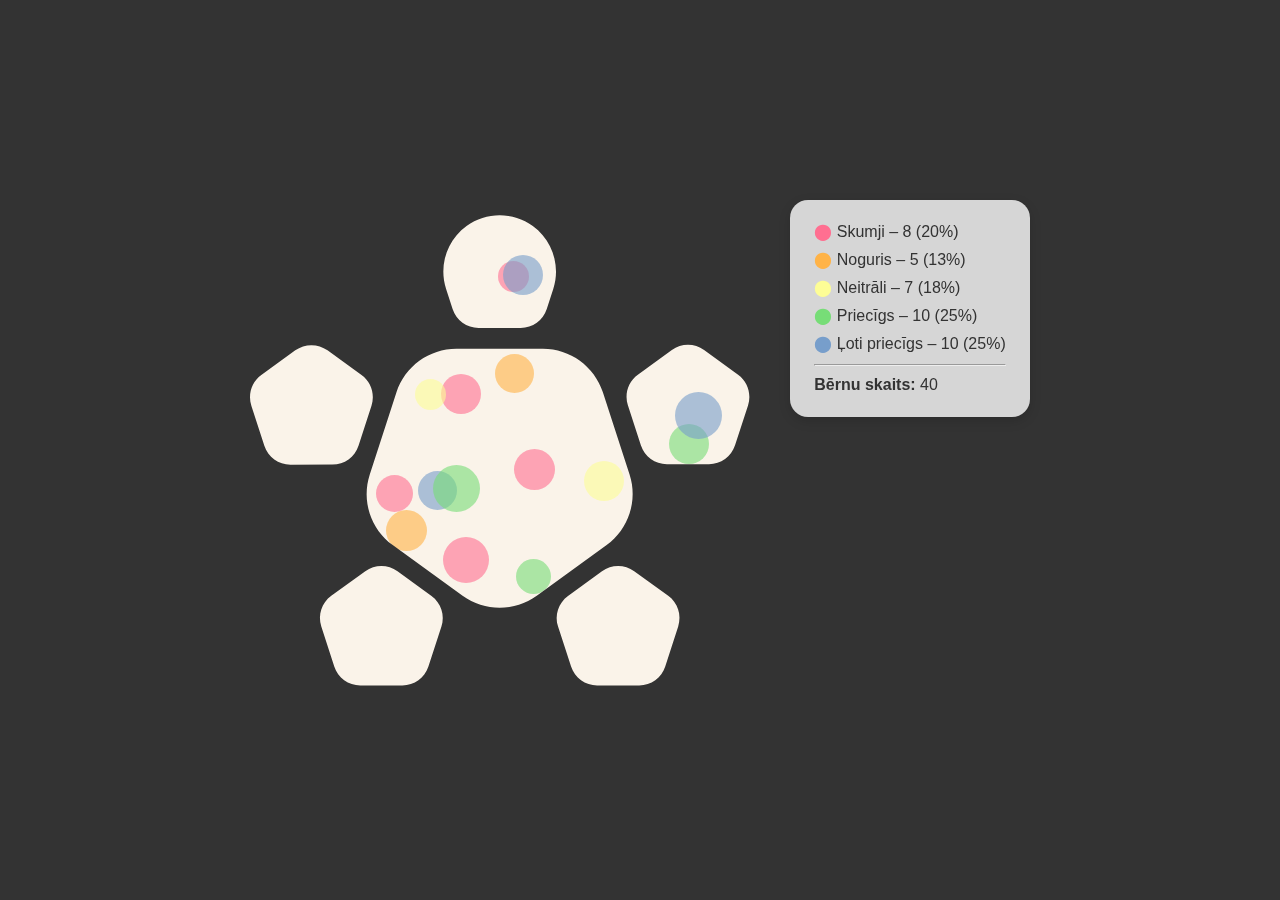
<file: logo_bm/index.html>
<!DOCTYPE html>
<html lang="lv">
<head>
  <meta charset="UTF-8">
  <title>Turtle Logo Votes</title>
  <link rel="stylesheet" href="style.css">
</head>
<body>
  
  <div class="wrapper">
    <div class="container" id="voteContainer">
    </div>
    <div class="stats-panel" id="stats">Datu ielāde...</div>
  </div>

  <div id="tooltip" class="tooltip"></div>
  <canvas id="maskCanvas" width="500" height="500"></canvas>
  <script src="script.js"></script>
</body>
</html>
</file>
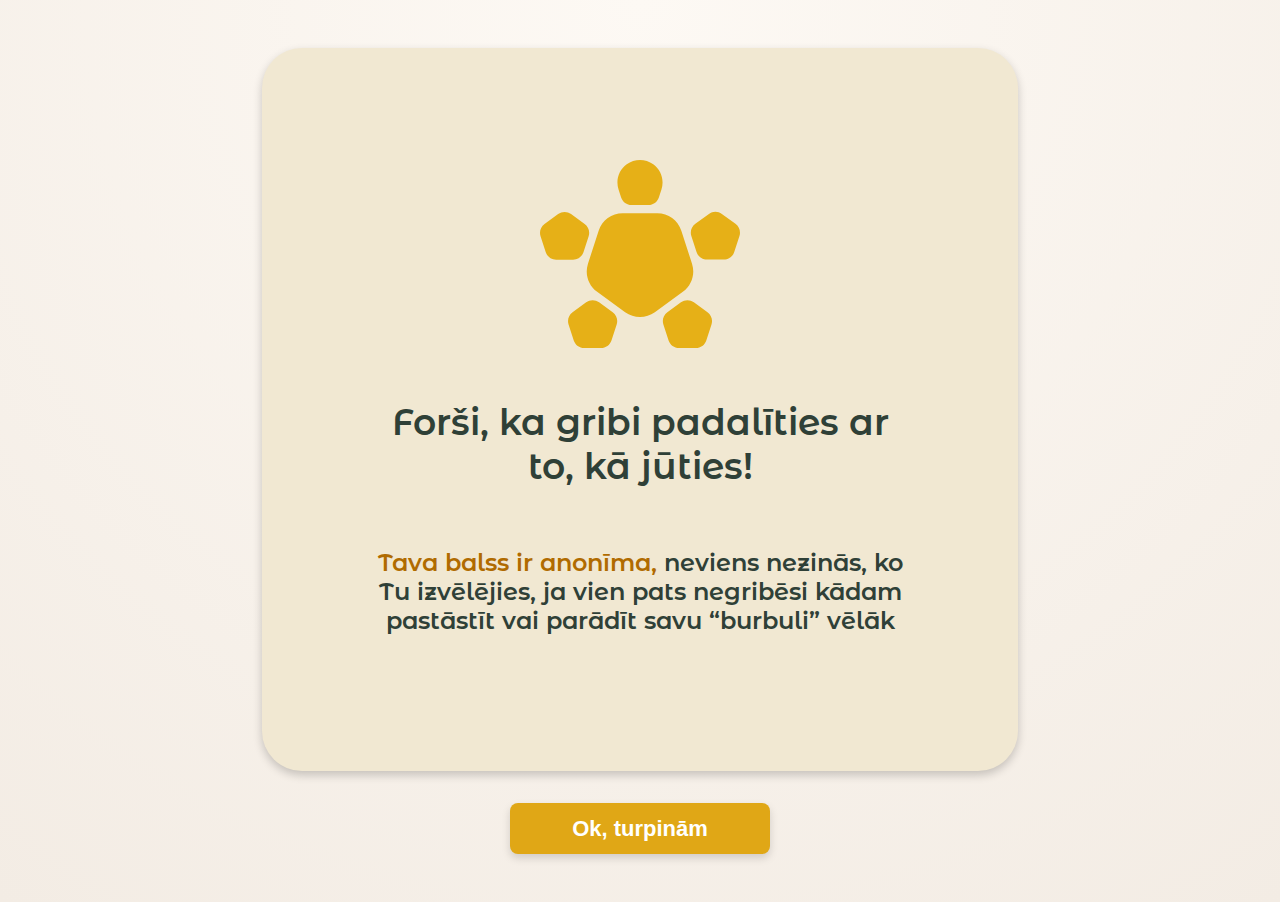
<file: vote.html>
<!DOCTYPE html>
<html lang="lv">
<head>
  <meta charset="UTF-8">
  <title>Jūtu Burbulis</title>
  <link rel="stylesheet" href="vote.css">
  <meta name="viewport" content="width=device-width, initial-scale=1.0">
</head>
<body>
  <div class="container">
    <div class="card">
      <img src="assets\logo_bm_oranzz.svg" alt="Logo-BM" class="logo-img">
      <p class="text-top">Forši, ka gribi padalīties ar to, kā jūties!</p>
      <p class="text-bottom">
        <span class="orange">Tava balss ir anonīma,</span>
        neviens nezinās, ko Tu izvēlējies, ja vien pats negribēsi kādam pastāstīt vai parādīt savu “burbuli” vēlāk
      </p>
    </div>
    <button class="continue-button">Ok, turpinām</button>
  </div>
   <script>
    document.querySelector('.continue-button').addEventListener('click', function () {
      window.location.href = 'vote_2.html';
    });
  </script>
</body>
</html>
</file>
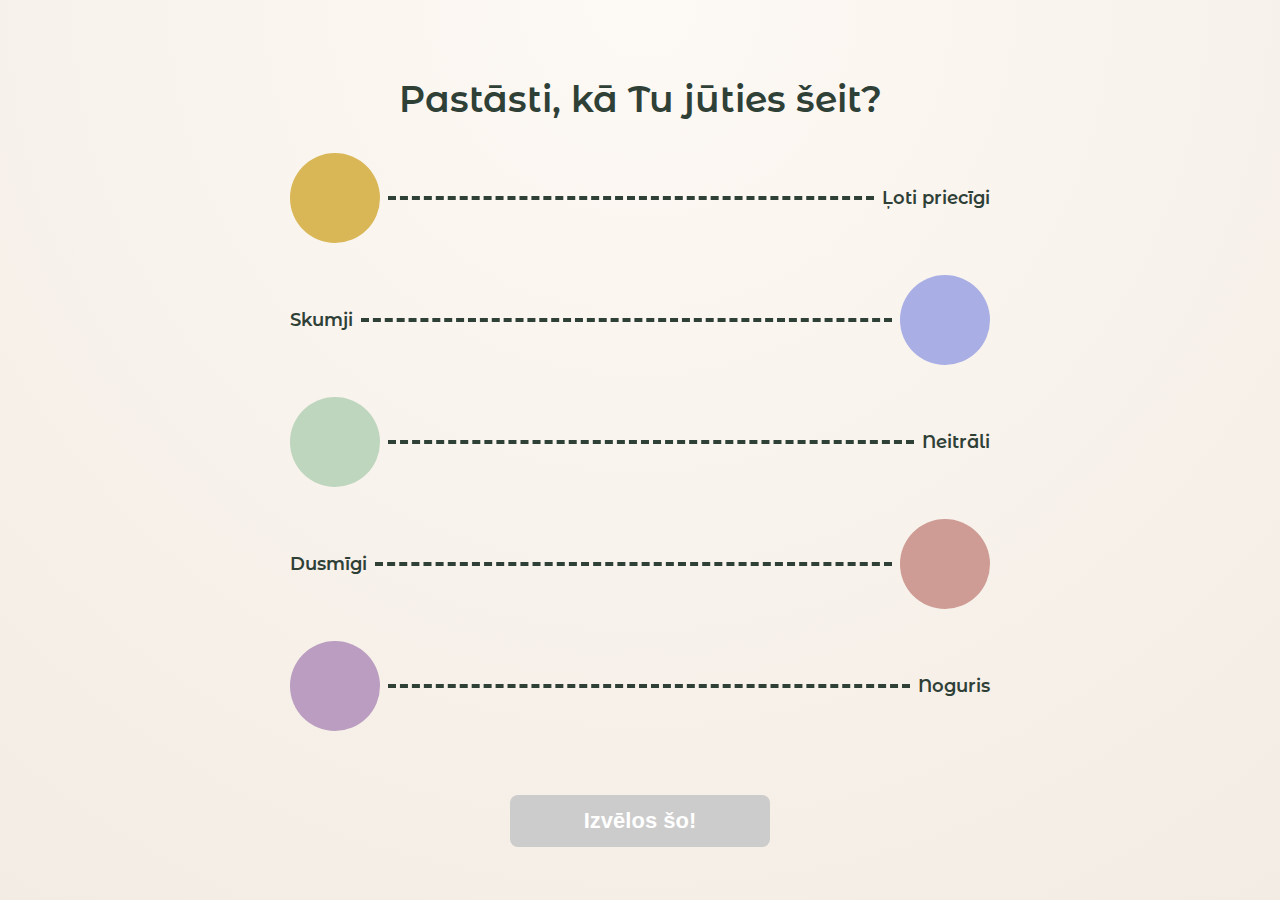
<file: vote_2.html>
<!DOCTYPE html>
<html lang="lv">

<head>
  <meta charset="UTF-8" />
  <meta name="viewport" content="width=device-width, initial-scale=1.0" />
  <link rel="stylesheet" href="vote.css">
  <title>Jūtu izvēle</title>
</head>

<body>
  <div class="container">
    <h1>Pastāsti, kā Tu jūties šeit?</h1>

    <div class="emotion">
      <div class="circle joy" data-emotion="Ļoti priecīgi"></div>
      <div class="line"></div>
      <div class="label">Ļoti priecīgi</div>
    </div>

    <div class="emotion">
      <div class="label">Skumji</div>
      <div class="line"></div>
      <div class="circle sad" data-emotion="Skumji"></div>
    </div>

    <div class="emotion">
      <div class="circle neutral" data-emotion="Neitrāli"></div>
      <div class="line"></div>
      <div class="label">Neitrāli</div>
    </div>

    <div class="emotion">
      <div class="label">Dusmīgi</div>
      <div class="line"></div>
      <div class="circle angry" data-emotion="Dusmīgi"></div>
    </div>

    <div class="emotion">
      <div class="circle tired" data-emotion="Noguris"></div>
      <div class="line"></div>
      <div class="label">Noguris</div>
    </div>

    <button class="btn" id="submitBtn" disabled>Izvēlos šo!</button>
  </div>

<script type="module" src="vote.js"></script>
</body>

</html>
</file>
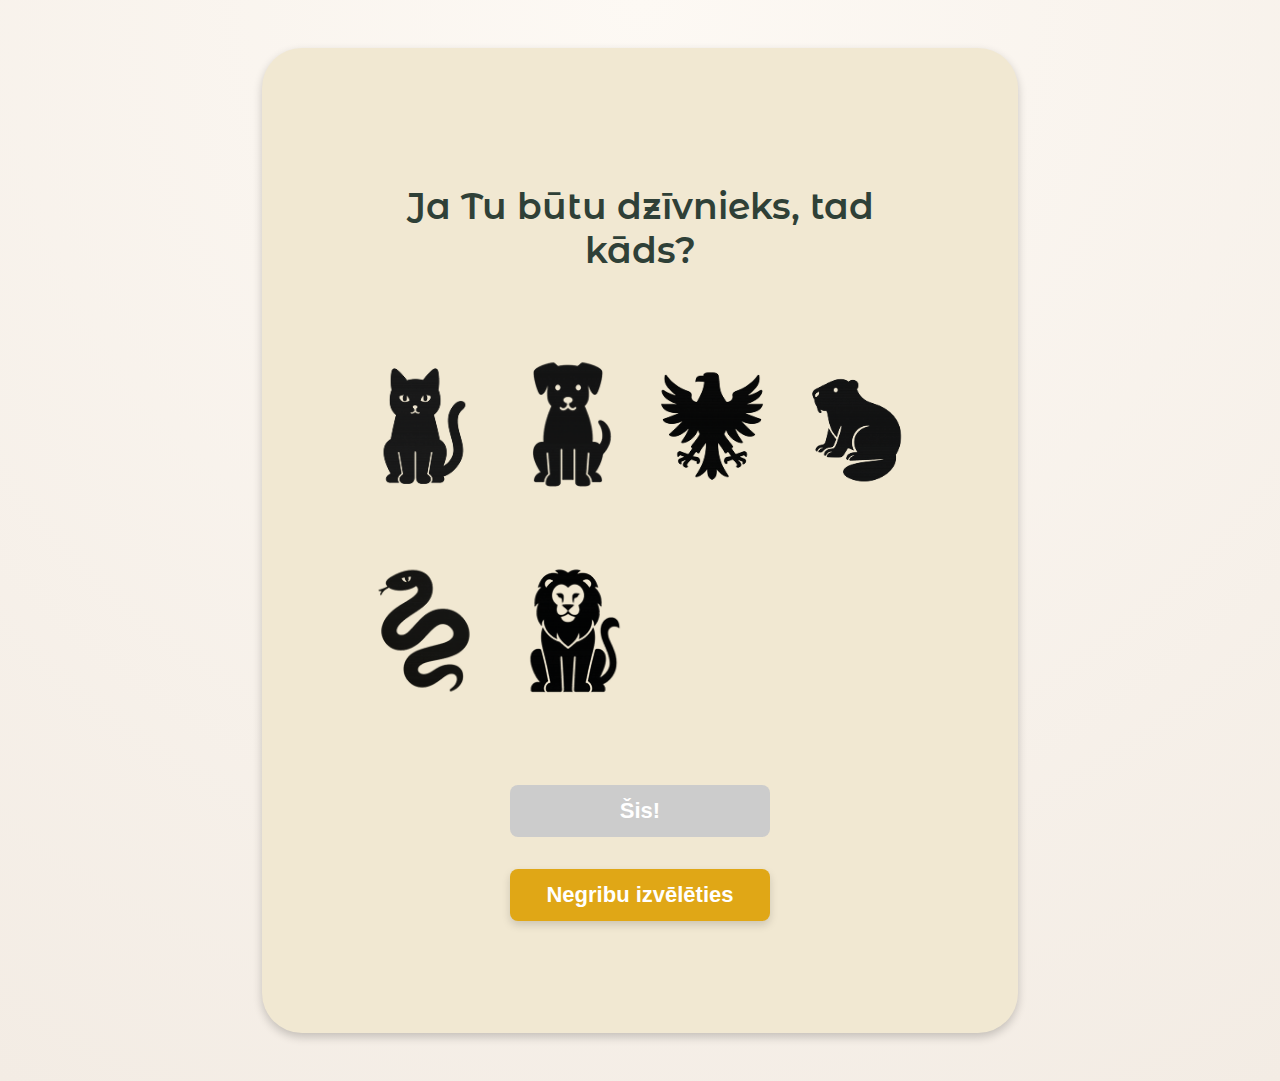
<file: vote_3.html>
<!DOCTYPE html>
<html lang="lv">

<head>
    <meta charset="UTF-8" />
    <meta name="viewport" content="width=device-width, initial-scale=1.0" />
    <title>Dzīvnieku izvēle</title>
    <link rel="stylesheet" href="vote.css" />
</head>

<body>
    <div class="container">
        <div class="card">
        <h1>Ja Tu būtu dzīvnieks, tad kāds?</h1>
        <div class="animal-grid">
            <div class="animal"><img src="cat.png" alt="Kaķis" /></div>
            <div class="animal"><img src="dog.png" alt="Suns" /></div>
            <div class="animal"><img src="eagle.png" alt="Ērglis" /></div>
            <div class="animal"><img src="bear.png" alt="Lācis" /></div>
            <div class="animal"><img src="snake.png" alt="Čūska" /></div>
            <div class="animal"><img src="lion.png" alt="Lauva" /></div>
        </div>
        <div class="buttons">
            <button class="btn" disabled>Šis!</button>
            <button class="btn">Negribu izvēlēties</button>
        </div>
    </div>
</div>
   <script type="module" src="vote.js"></script>
</body>

</html>
</file>
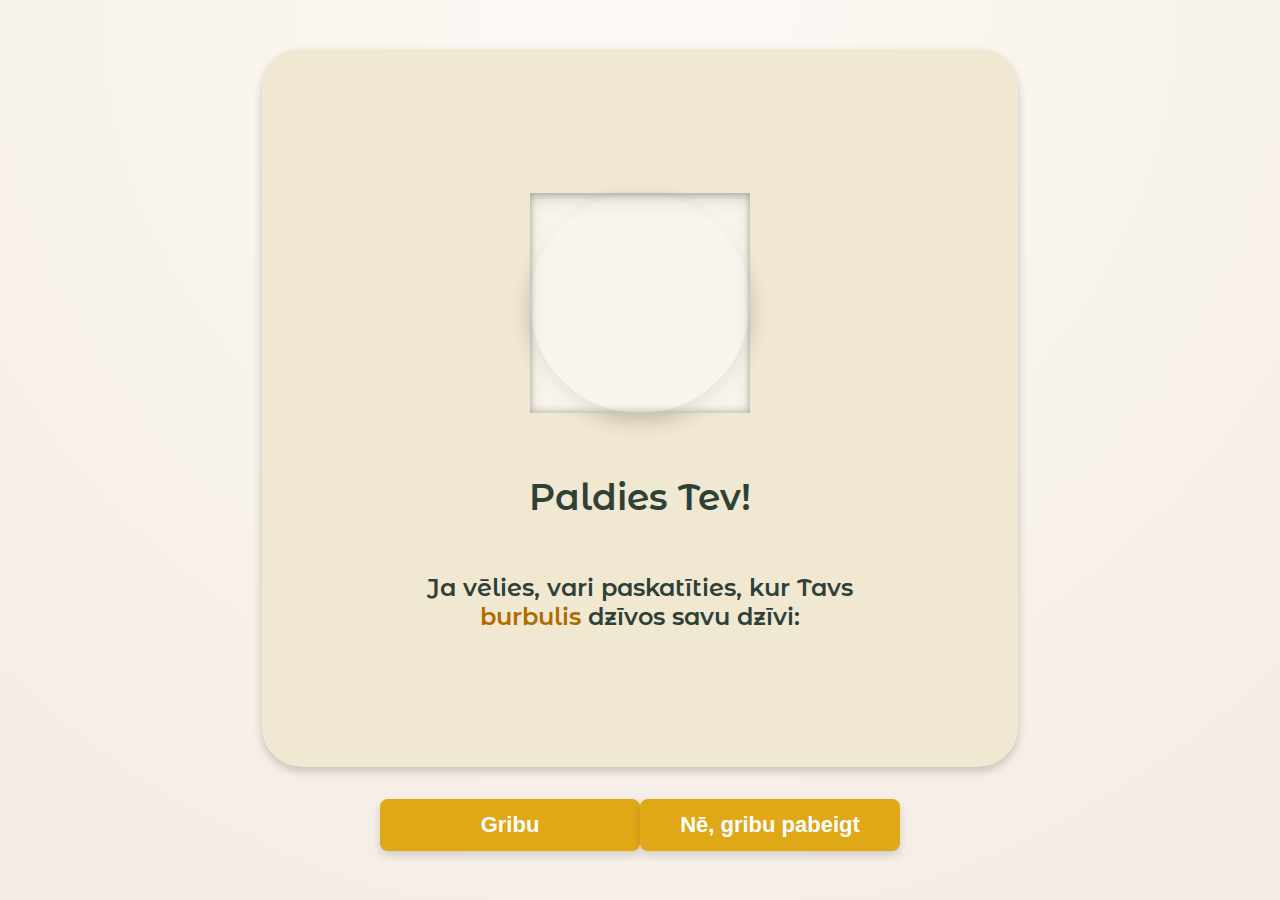
<file: vote_5.html>
<!DOCTYPE html>
<html lang="lv">
<head>
  <meta charset="UTF-8">
  <meta name="viewport" content="width=device-width, initial-scale=1.0">
  <title>Paldies!</title>
  <link rel="stylesheet" href="vote.css">
</head>
<body>
  <div class="container">
    <div class="card">
      <div id="animalPreviewFinal" class="preview-circle">
        <div id="animalShapeFinal" class="animal-shape"></div>
      </div>
      <h2 class="text-top">Paldies Tev!</h2>
      <p class="text-bottom">
        Ja vēlies, vari paskatīties, kur Tavs <span class="orange">burbulis</span> dzīvos savu dzīvi:
      </p>
    </div>

    <div class="button-row">
      <button id="yesBtn" class="btn">Gribu</button>
      <button id="noBtn" class="btn">Nē, gribu pabeigt</button>
    </div>
  </div>
  <script src="vote.js" defer></script>
</body>
</html>
</file>
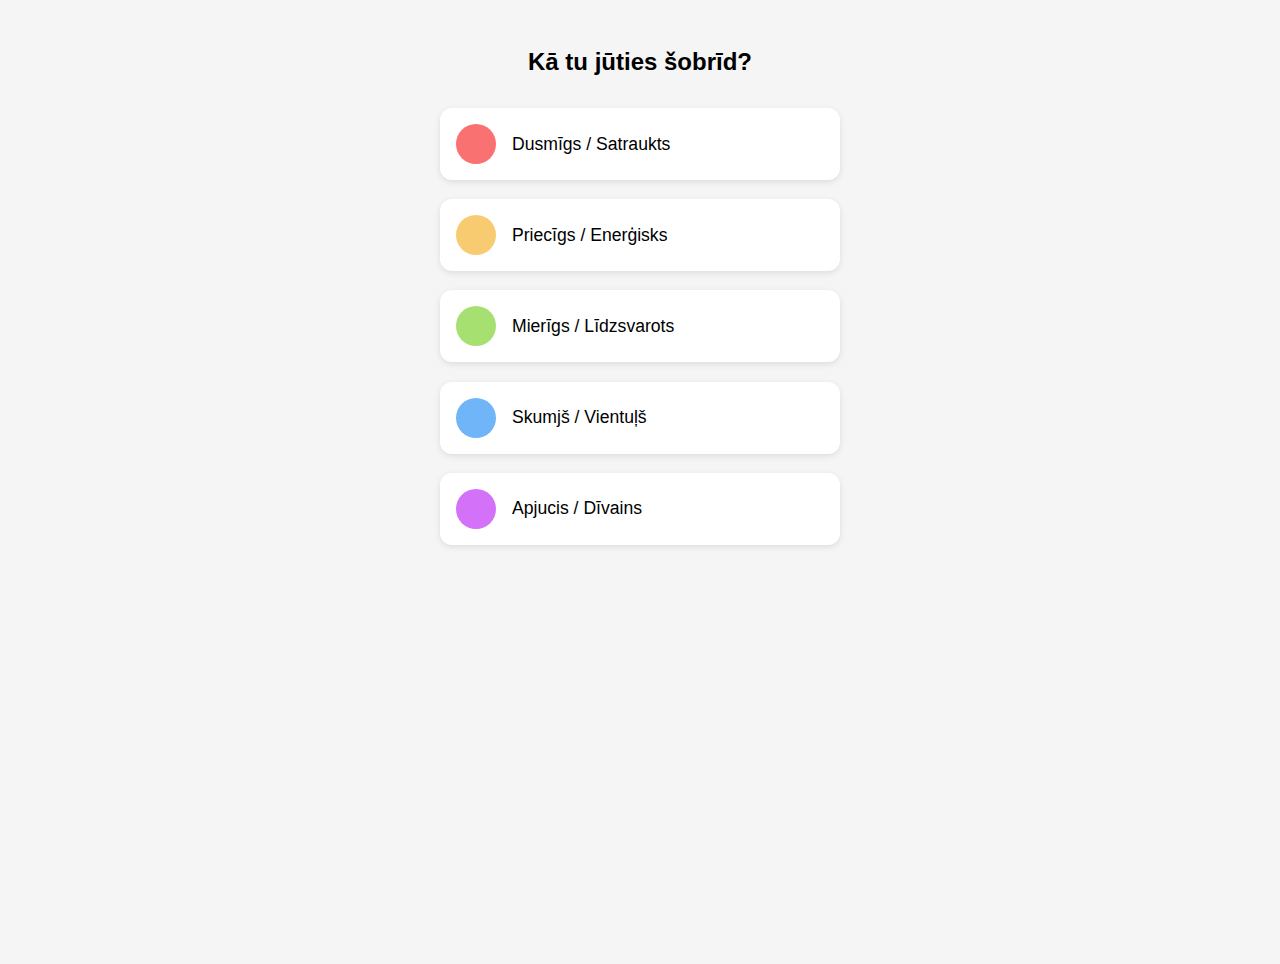
<file: voting_form/vote.html>
<!DOCTYPE html>
<html lang="lv">
<head>
  <meta charset="UTF-8" />
  <meta name="viewport" content="width=device-width, initial-scale=1.0" />
  <title>Kā tu jūties šobrīd?</title>
  <style>
    body {
      margin: 0;
      font-family: sans-serif;
      display: flex;
      flex-direction: column;
      align-items: center;
      justify-content: flex-start;
      min-height: 100vh;
      padding: 2rem 1rem;
      background-color: #f5f5f5;
    }

    h1 {
      font-size: 1.5rem;
      margin-bottom: 2rem;
      text-align: center;
    }

    .mood-container {
      display: flex;
      flex-direction: column;
      gap: 1.2rem;
      width: 100%;
      max-width: 400px;
    }

    .mood-option {
      display: flex;
      align-items: center;
      gap: 1rem;
      padding: 1rem;
      border-radius: 12px;
      background-color: white;
      box-shadow: 0 2px 6px rgba(0, 0, 0, 0.1);
      cursor: pointer;
      transition: transform 0.2s;
    }

    .mood-option:hover {
      transform: scale(1.02);
    }

    .circle {
      width: 40px;
      height: 40px;
      border-radius: 50%;
    }

    .ball1 { background-color: #f97171; }
    .ball2 { background-color: #f9cb71; }
    .ball3 { background-color: #a6e071; }
    .ball4 { background-color: #71b5f9; }
    .ball5 { background-color: #d371f9; }

    .label {
      font-size: 1.1rem;
    }
  </style>
</head>
<body>
  <h1>Kā tu jūties šobrīd?</h1>
  <div class="mood-container">
    <div class="mood-option" data-color="#f97171">
      <div class="circle ball1"></div>
      <div class="label">Dusmīgs / Satraukts</div>
    </div>
    <div class="mood-option" data-color="#f9cb71">
      <div class="circle ball2"></div>
      <div class="label">Priecīgs / Enerģisks</div>
    </div>
    <div class="mood-option" data-color="#a6e071">
      <div class="circle ball3"></div>
      <div class="label">Mierīgs / Līdzsvarots</div>
    </div>
    <div class="mood-option" data-color="#71b5f9">
      <div class="circle ball4"></div>
      <div class="label">Skumjš / Vientuļš</div>
    </div>
    <div class="mood-option" data-color="#d371f9">
      <div class="circle ball5"></div>
      <div class="label">Apjucis / Dīvains</div>
    </div>
  </div>

  <script>
    const options = document.querySelectorAll('.mood-option');
    options.forEach(option => {
      option.addEventListener('click', () => {
        const color = option.dataset.color;
        localStorage.setItem('moodColor', color);
        // TODO: pāriet uz nākamo soli (dzīvnieka izvēle)
        alert('Tu izvēlējies noskaņojumu!');
      });
    });
  </script>
</body>
</html>
</file>
<file: logo_bm/style.css>
html, body {
  margin: 0;
  padding: 0;
  background: #333;
  display: flex;
  justify-content: center;
  align-items: center;
  height: 100vh;
  font-family: sans-serif;
}

.wrapper {
  display: flex;
  gap: 40px;
  align-items: flex-start;
}

.container {
  width: 500px;
  height: 500px;
  position: relative;
  overflow: hidden;
  mask-image: url('logo-mask.svg');
  mask-size: contain;
  mask-repeat: no-repeat;
  mask-position: center;
  -webkit-mask-image: url('logo-mask.svg');
  -webkit-mask-size: contain;
  -webkit-mask-repeat: no-repeat;
  -webkit-mask-position: center;
  background-color: #FAF3E9;
  border-radius: 20px;
}

.circle-wrapper {
  position: absolute;
  animation: wander 40s infinite ease-in-out;
  animation-delay: var(--wander-delay);
  animation-duration: var(--wander-duration);
}

.circle-wrapper.paused {
  animation-play-state: paused;
}

.circle-inner {
  width: var(--circle-size);
  height: var(--circle-size);
  background-color: var(--circle-color);
  border-radius: 50%;
  opacity: 0;
  transform: scale(0.5);
  transition: opacity 1s ease, transform 1s ease;
  will-change: transform;
  animation: breathe var(--breathe-duration, 6s) infinite ease-in-out;
  animation-delay: var(--breathe-delay, 0s);
}



.circle-inner.show {
  opacity: 0.6;
  transform: scale(1);
}

.circle-inner.active {
  animation: pulse 2.5s infinite ease-in-out;
}

.circle-inner.wander-only {
  animation: none;
}

.circle-inner:hover {
  animation: pulseAndVibrate 1s infinite ease-in-out;
  opacity: 1;
  z-index: 2;
  transition: opacity 0.3s ease;
  box-shadow: 0 0 10px var(--circle-color), 0 0 20px var(--circle-color);
}

.circle-inner.calm-down {
  transition: transform 2s ease, box-shadow 2s ease;
  transform: scale(0.5);
}

@keyframes pulse {
  0%, 100% { transform: scale(1); opacity: 0.6; }
  50%      { transform: scale(1.1); opacity: 0.8; }
}


@keyframes breathe {
  0%, 100% { opacity: 0.6; }
  50%      { opacity: 0.8; }
}

@keyframes wander {
  0%   { transform: translate(0px, 0px); }
  20%  { transform: translate(50px, -40px); }
  40%  { transform: translate(-60px, 35px); }
  60%  { transform: translate(45px, 50px); }
  80%  { transform: translate(-50px, -30px); }
  100% { transform: translate(0px, 0px); }
}



@keyframes vibrate {
  0% { transform: translate(0, 0); }
  25% { transform: translate(2px, -2px); }
  50% { transform: translate(-2px, 2px); }
  75% { transform: translate(2px, 2px); }
  100% { transform: translate(-2px, -2px); }
}

@keyframes pulseAndVibrate {
  0%, 100% {
    transform: scale(1.1) translate(0, 0);
  }
  25% {
    transform: scale(1.1) translate(1px, -1px);
  }
  50% {
    transform: scale(1.2) translate(-1px, 1px);
  }
  75% {
    transform: scale(1.1) translate(1px, 1px);
  }
}
.tooltip {
  position: fixed;
  background: rgba(37, 3, 3, 0.95);
  color: #fff;
  padding: 5px 10px;
  border-radius: 8px;
  font-size: 14px;
  pointer-events: none;
  opacity: 0;
  transform: translate(-50%, -120%);
  transition: opacity 0.2s ease, transform 0.2s ease;
  white-space: nowrap;
  z-index: 99;
}

.stats-panel {
  background: #ffffffcc;
  backdrop-filter: blur(6px);
  padding: 16px 24px;
  border-radius: 18px;
  box-shadow: 0 4px 12px rgba(0,0,0,0.15);
  max-width: 250px;
  font-family: 'Trebuchet MS', sans-serif;
  color: #333;
  font-size: 15px;
  line-height: 1.5;
  transition: transform 0.3s ease, box-shadow 0.3s ease;
}

.stats-panel:hover {
  transform: scale(1.02);
  box-shadow: 0 6px 16px rgba(0,0,0,0.2);
}

.stats-panel div {
  margin: 4px 0;
  font-size: 16px;
}

canvas {
  display: none;
}

/* #message {
  position: absolute;
  top: 50%;
  left: 50%;
  transform: translate(-50%, -50%);
  font-size: 2rem;
  background-color: black;
  color: rgb(255, 255, 255);
  opacity: 0;
  transition: opacity 0.6s ease;
  pointer-events: none;
  text-align: center;
  z-index: 1000;
}

#message.visible {
  opacity: 1;
}

#message.hidden {
  opacity: 0;
} */
</file>
<file: vote.css>
:root {
  --bg-main: #f9f5f1;
  --card-bg: #f1e8d2;
  --accent: #e0a716;

  --radius-big: 40px;
  --radius-mid: 24px;
  --radius-small: 16px;

  --shadow-soft:
    0 8px 20px rgba(0, 0, 0, 0.15);

  --shadow-bubble:
    inset 0 4px 8px rgba(255, 255, 255, 0.6),
    inset 0 -6px 10px rgba(0, 0, 0, 0.12),
    0 8px 16px rgba(0, 0, 0, 0.15);
}

@font-face {
  font-family: 'Montserrat Alternates';
  src: url('fonts/MontserratAlternates-SemiBold.ttf') format('truetype');
  font-weight: 600;
  font-style: normal;
}

* {
  box-sizing: border-box;
}

html {
  font-size: 16px;
}

body {
  margin: 0;
  font-family: 'Montserrat Alternates', Arial, sans-serif;
  background-color: #f9f5f1;
  min-height: 100vh;

  display: flex;
  justify-content: center;
  align-items: center;

  padding: 1rem;
  overflow-y: scroll;
}

/* ------------------ CONTAINER ------------------ */

.container {
  width: 100%;
  max-width: 420px;
  padding: 1rem;
  text-align: center;
}

/* ------------------ CARD ------------------ */

.card {
  background-color: #f1e8d2;
  padding: 1.5rem 1rem;
  border-radius: 50px;
  box-shadow: 0 4px 10px rgba(0, 0, 0, 0.2);

  display: flex;
  flex-direction: column;
  align-items: center;
  justify-content: center;
}

/* ------------------ TEXT ------------------ */

.text-top {
  font-weight: 600;
  color: #2f4037;
  font-size: clamp(22px, 5vw, 36px);
}

.text-bottom {
  color: #2f4037;
  font-size: clamp(16px, 4vw, 24px);
}

.orange {
  color: #b06b00;
  font-weight: bold;
}

/* ------------------ LOGO ------------------ */

.logo-img {
  width: 100%;
  max-width: 200px;
  height: auto;
  margin-bottom: 1rem;
}

/* ------------------ BUTTONS ------------------ */

.continue-button,
.btn {
  margin-top: 2rem;
  padding: 0.8rem 1.5rem;
  background-color: #e0a716;
  color: #fff;
  border: none;
  border-radius: 8px;

  font-size: clamp(16px, 4vw, 22px);
  font-weight: 600;
  cursor: pointer;

  box-shadow: 0 4px 8px rgba(0, 0, 0, 0.15);
  transition: background-color 0.3s ease;

  width: 100%;
}

.continue-button:hover,
.btn:hover {
  background-color: #d29500;
}

.btn:disabled {
  background-color: #ccc;
  cursor: not-allowed;
  box-shadow: none;
}

/* ------------------ HEADINGS ------------------ */

h1 {
  font-size: clamp(24px, 5vw, 36px);
  color: #2f4037;
  margin-bottom: 2rem;
}

/* ------------------ EMOTIONS ------------------ */

.emotion {
  display: flex;
  align-items: center;
  justify-content: space-between;
  gap: 0.5rem;
  margin-bottom: 1.5rem;
}

.emotion {
  width: 100%;
  max-width: 520px;
  margin: 0 auto 1.5rem;
}

.circle {
  width: 70px;
  height: 70px;
  border-radius: 50%;
  cursor: pointer;
  flex-shrink: 0;

  transition: transform 0.2s, box-shadow 0.2s;
}

.circle.selected {
  border: 4px solid #fff;
  transform: scale(1.1);
  box-shadow: 0 0 8px rgba(0, 0, 0, 0.2);
}

.line {
  flex-grow: 1;
  border-top: 4px dashed #2f4037;
}

.label {
  font-size: 16px;
  font-weight: 600;
  color: #2f4037;
  white-space: nowrap;
}

/* emotion colors */
.joy {
  background-color: #dab756;
}

.sad {
  background-color: #a9aee5;
}

.neutral {
  background-color: #bdd6bd;
}

.angry {
  background-color: #ce9c94;
}

.tired {
  background-color: #ba9dc0;
}

/* ------------------ ANIMALS ------------------ */

.animal-grid {
  display: grid;
  grid-template-columns: repeat(2, 1fr);
  gap: 1.5rem;
  margin: 2rem 0;
}

.animal,
.animal-btn {
  background: none;
  border: none;
  cursor: pointer;

  display: flex;
  justify-content: center;
  align-items: center;
}

.animal img {
  width: 100px;
  transition: transform 0.2s, filter 0.2s;
  border-radius: 50%;
}

.animal.selected img {
  transform: scale(1.15);
  filter: drop-shadow(0 0 12px #e0a716);
}

/* ------------------ COLOR & TEXTURE ------------------ */

.color-grid,
.texture-container {
  display: grid;
  grid-template-columns: repeat(3, 1fr);
  gap: 1rem;
  margin: 2rem 0;
  justify-items: center;
}

.color-option,
.texture-option {
  width: 60px;
  height: 60px;
  border-radius: 12px;
  cursor: pointer;

  transition: transform 0.2s, box-shadow 0.2s;
}

.color-option:hover,
.texture-option:hover {
  transform: scale(1.1);
  box-shadow: 0 0 8px rgba(0, 0, 0, 0.2);
}

.color-option.selected,
.texture-option.selected {
  border: 3px solid #2f4037;
}

/* ------------------ BUTTON ROW ------------------ */

.button-row {
  display: flex;
  width: 100%;
  flex-wrap: wrap;
}

/* ------------------ PREVIEW ------------------ */

.preview-circle {
  width: 220px;
  height: 220px;
  border-radius: 50%;
  margin: 2rem auto;

  display: flex;
  justify-content: center;
  align-items: center;

  background-color: var(--circle-bg, #f1e8d2);
  box-shadow: 0 8px 20px rgba(0, 0, 0, 0.2);
}

/* ------------------ TABLET ------------------ */





@media (min-width: 768px) {
  .container {
    max-width: 820px;
    padding: 2rem;
  }


  .card {
    padding: 7rem 7rem;
    border-radius: 40px;
  }

  .emotion {
    max-width: 700px;
    margin: 0 auto 2rem;
  }

  .circle {
    width: 90px;
    height: 90px;
  }

  .label {
    font-size: 18px;
  }

  .animal-grid {
    grid-template-columns: repeat(4, 1fr);
  }

  .animal img {
    width: 120px;
  }

  .color-grid,
  .texture-container {
    grid-template-columns: repeat(6, 1fr);
    max-width: 600px;
    margin: 2rem auto;
  }

  .btn,
  .continue-button {
    max-width: 260px;
  }

  .button-row {
    justify-content: center;
  }
}

/* ------------------ DESKTOP ------------------ */

@media (min-width: 1024px) {
  body {
    background: radial-gradient(circle at top, #fdf9f4, #f3ece4);
  }
}


/* animal-shape MUST have relative positioning */
.animal-shape {
  position: relative;
  width: 220px;
  height: 220px;
  margin: 0 auto;

  background-color: #ffffff;
  opacity: 0.6;

  -webkit-mask-image: var(--animal-url);
  mask-image: var(--animal-url);
  -webkit-mask-size: contain;
  mask-size: contain;
  -webkit-mask-repeat: no-repeat;
  mask-repeat: no-repeat;
  -webkit-mask-position: center;
  mask-position: center;

  box-shadow:
    inset 0 3px 6px rgba(0, 0, 0, 0.35),
    inset 0 -3px 6px rgba(0, 0, 0, 0.25),
    inset 0 8px 20px rgba(0, 0, 0, 0.15);
}

/* texture overlay */
.animal-shape::after {
  content: "";
  position: absolute;
  inset: 0;
  background-image: var(--animal-texture, none);
  background-size: 20px;
  background-repeat: repeat;
  opacity: 0.7;
  pointer-events: none;
}

/* ------------------ ACCORDION ------------------ */

.accordion {
  margin: 1rem 0;
  border-radius: 12px;
  overflow: hidden;
}

.accordion-header {
  width: 100%;
  padding: 0.8rem 1rem;
  background: #e0a716;
  color: #fff;
  border: none;
  border-radius: 12px;

  font-size: 16px;
  font-family: 'Montserrat Alternates', Arial, sans-serif;
  font-weight: 600;
  text-align: center;

  cursor: pointer;
  transition: background 0.2s ease;
}

.accordion-header:hover {
  background: #c89514;
}

.accordion-content {
  max-height: 0;
  overflow: hidden;
  background: #fff;

  padding: 0 1rem;
  border: 1px solid transparent;
  box-sizing: border-box;

  transition:
    max-height 0.35s ease,
    padding 0.25s ease,
    border-color 0.25s ease;
}

.accordion-content.open {
  overflow-y: auto;
  scrollbar-gutter: stable;
  padding: 0.8rem 1rem;
  border-color: #ddd;
}
</file>
